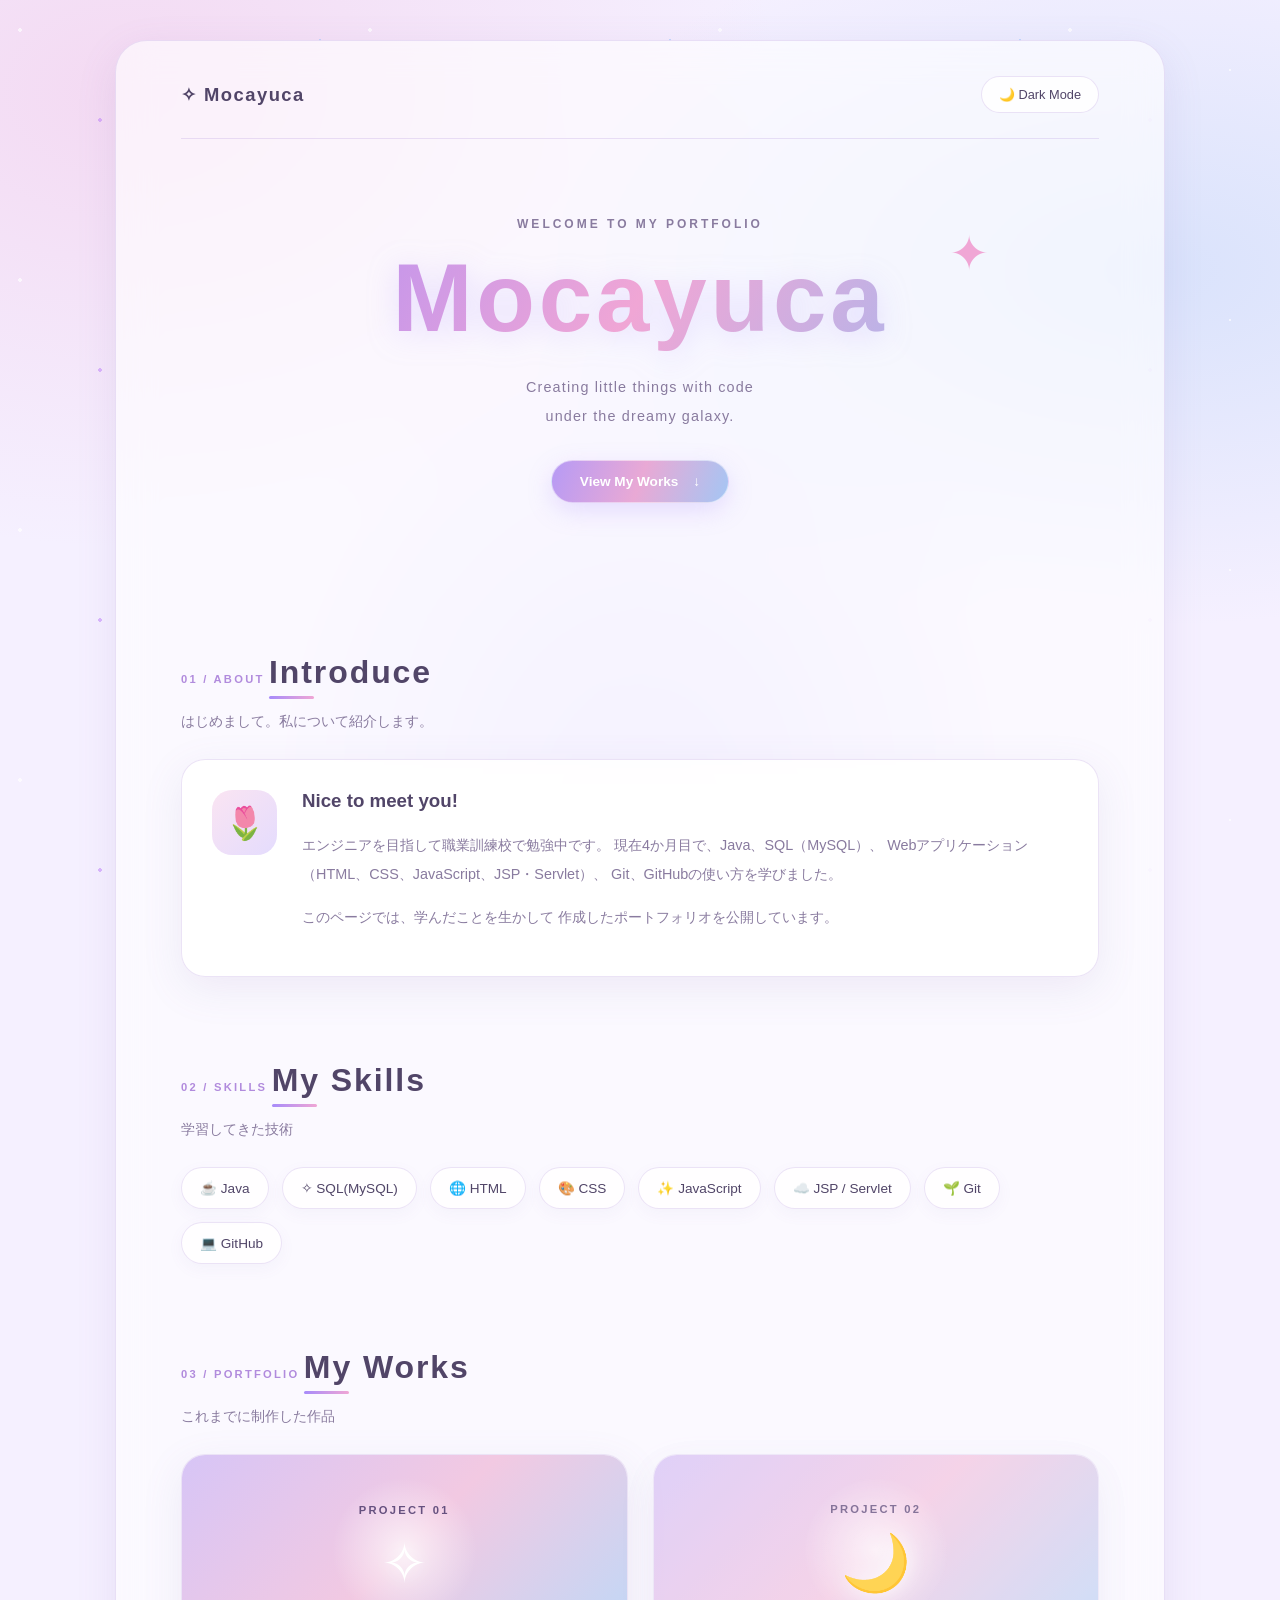
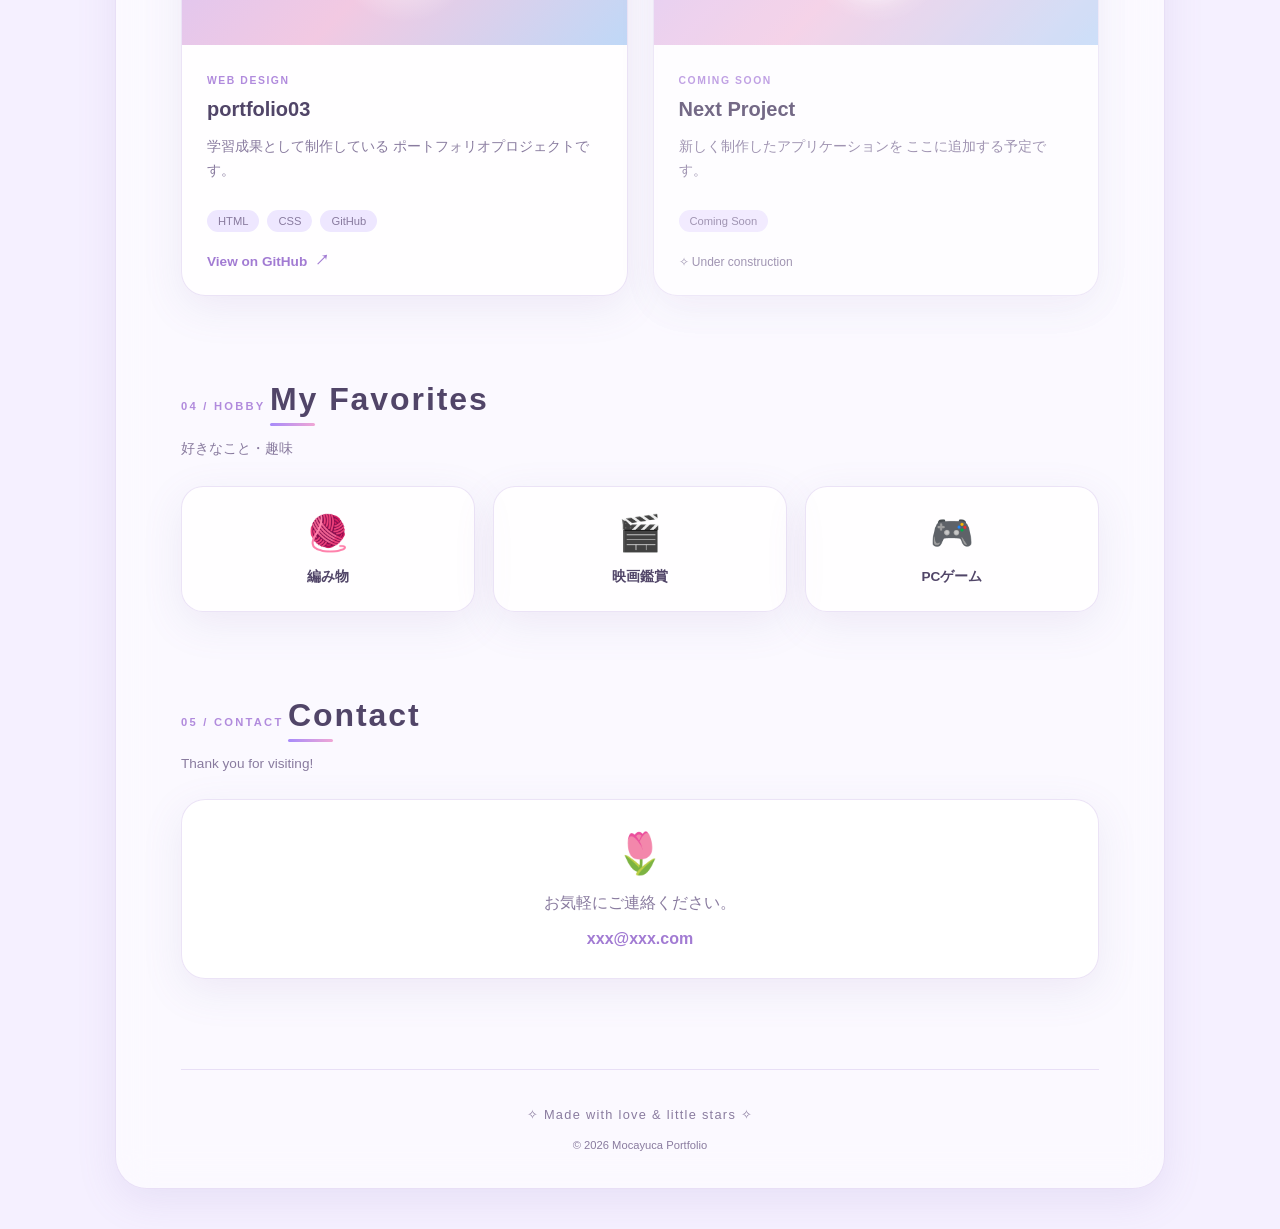
<file: index.html>
<!DOCTYPE html>
<html lang="ja">

<head>
	<meta charset="UTF-8">
	<meta name="viewport" content="width=device-width, initial-scale=1.0">

	<meta name="description" content="Mocayucaのポートフォリオサイトです。学習した技術や制作した作品を紹介しています。">

	<title>Mocayuca | Portfolio</title>

	<link rel="stylesheet" href="css/style.css">
	<script src="js/main.js" defer></script>
</head>

<body>

	<div class="page-shell">

		<!-- ヘッダー -->
		<header class="site-header">
			<a href="#" class="logo">✧ Mocayuca</a>

			<button id="themeToggle" class="theme-toggle" type="button" aria-pressed="false">
				🌙 Dark Mode
			</button>
		</header>

		<main>

			<!-- メインビジュアル -->
			<section class="hero">
				<p class="hero-label">WELCOME TO MY PORTFOLIO</p>

				<h1>Mocayuca</h1>

				<p class="hero-description">
					Creating little things with code<br>
					under the dreamy galaxy.
				</p>

				<a href="#portfolio" class="hero-button">
					View My Works <span>↓</span>
				</a>

				<div class="hero-decoration">✦</div>
			</section>

			<!-- 自己紹介 -->
			<section class="section reveal" id="about">
				<div class="section-heading">
					<span class="section-number">01 / ABOUT</span>
					<h2>Introduce</h2>
					<p>はじめまして。私について紹介します。</p>
				</div>

				<div class="glass-card profile-card">
					<div class="profile-icon">🌷</div>

					<div class="profile-text">
						<h3>Nice to meet you!</h3>

						<p>
							エンジニアを目指して職業訓練校で勉強中です。
							現在4か月目で、Java、SQL（MySQL）、
							Webアプリケーション（HTML、CSS、JavaScript、JSP・Servlet）、
							Git、GitHubの使い方を学びました。
						</p>

						<p>
							このページでは、学んだことを生かして
							作成したポートフォリオを公開しています。
						</p>
					</div>
				</div>
			</section>

			<!-- スキル -->
			<section class="section reveal" id="skills">
				<div class="section-heading">
					<span class="section-number">02 / SKILLS</span>
					<h2>My Skills</h2>
					<p>学習してきた技術</p>
				</div>

				<div class="skill-list">
					<span class="skill-tag">☕ Java</span>
					<span class="skill-tag">✧ SQL(MySQL)</span>
					<span class="skill-tag">🌐 HTML</span>
					<span class="skill-tag">🎨 CSS</span>
					<span class="skill-tag">✨ JavaScript</span>
					<span class="skill-tag">☁️ JSP / Servlet</span>
					<span class="skill-tag">🌱 Git</span>
					<span class="skill-tag">💻 GitHub</span>
				</div>
			</section>

			<!-- 作品 -->
			<section class="section reveal" id="portfolio">
				<div class="section-heading">
					<span class="section-number">03 / PORTFOLIO</span>
					<h2>My Works</h2>
					<p>これまでに制作した作品</p>
				</div>

				<div class="portfolio-grid">

					<!-- 作品1 -->
					<article class="portfolio-card">
						<div class="portfolio-image">
							<span class="project-number">PROJECT 01</span>
							<span class="project-symbol">✧</span>
						</div>

						<div class="portfolio-content">
							<span class="project-category">WEB DESIGN</span>

							<h3>portfolio03</h3>

							<p class="portfolio-description">
								学習成果として制作している
								ポートフォリオプロジェクトです。
							</p>

							<div class="portfolio-tags">
								<span>HTML</span>
								<span>CSS</span>
								<span>GitHub</span>
							</div>

							<a class="portfolio-link" href="aboutme.html" target="_blank"
								rel="noopener noreferrer">
								View on GitHub<span>↗</span>
							</a>
						</div>
					</article>

					<!-- 作品2 -->
					<article class="portfolio-card coming-card">
						<div class="portfolio-image">
							<span class="project-number">PROJECT 02</span>
							<span class="project-symbol">🌙</span>
						</div>

						<div class="portfolio-content">
							<span class="project-category">COMING SOON</span>

							<h3>Next Project</h3>

							<p class="portfolio-description">
								新しく制作したアプリケーションを
								ここに追加する予定です。
							</p>

							<div class="portfolio-tags">
								<span>Coming Soon</span>
							</div>

							<span class="coming-text">
								✧ Under construction
							</span>
						</div>
					</article>

				</div>
			</section>

			<!-- 趣味 -->
			<section class="section reveal" id="hobby">
				<div class="section-heading">
					<span class="section-number">04 / HOBBY</span>
					<h2>My Favorites</h2>
					<p>好きなこと・趣味</p>
				</div>

				<div class="hobby-grid">
					<div class="hobby-card">
						<span>🧶</span>
						<p>編み物</p>
					</div>

					<div class="hobby-card">
						<span>🎬</span>
						<p>映画鑑賞</p>
					</div>

					<div class="hobby-card">
						<span>🎮</span>
						<p>PCゲーム</p>
					</div>
				</div>
			</section>

			<!-- 連絡先 -->
			<section class="section reveal" id="contact">
				<div class="section-heading">
					<span class="section-number">05 / CONTACT</span>
					<h2>Contact</h2>
					<p>Thank you for visiting!</p>
				</div>

				<div class="glass-card contact-card">
					<span class="contact-flower">🌷</span>
					<p>お気軽にご連絡ください。</p>
					<a href="mailto:xxx@xxx.com">
						xxx@xxx.com
					</a>
				</div>
			</section>

		</main>

		<!-- フッター -->
		<footer class="site-footer">
			<p>✧ Made with love & little stars ✧</p>
			<small>© 2026 Mocayuca Portfolio</small>
		</footer>

	</div>

</body>

</html>
</file>
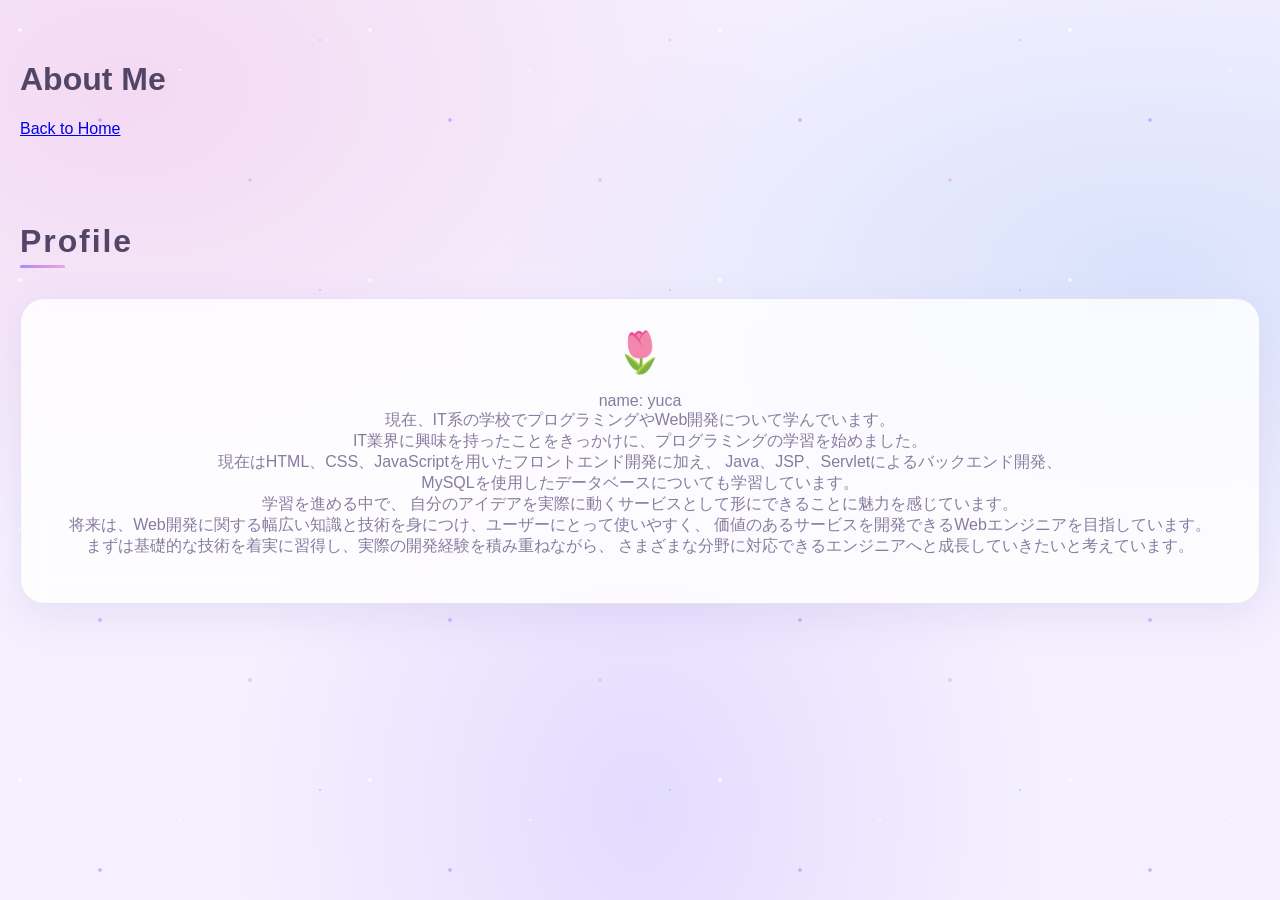
<file: aboutme.html>
<!DOCTYPE html>
<html lang="ja">

<head>
	<meta charset="UTF-8">
	<meta name="viewport" content="width=device-width, initial-scale=1.0">

	<meta name="description" content="Mocayucaのポートフォリオサイトです。学習した技術や制作した作品を紹介しています。">

	<title>Mocayuca | Portfolio</title>

	<link rel="stylesheet" href="css/style.css">
	<script src="js/main.js" defer></script>
</head>

<body>

	<header>
		<h1>About Me</h1>

		<nav aria-label="ページナビゲーション">
			<a href="index.html">Back to Home</a>
		</nav>
	</header>

	<main>

		<section class="section reveal" id="contact">

			<div class="section-heading">

				<h2>Profile</h2>

			</div>

			<div class="glass-card contact-card">

				<span class="contact-flower" aria-hidden="true">🌷</span>

				<p>
					name: yuca<br>

					現在、IT系の学校でプログラミングやWeb開発について学んでいます。<br>

					IT業界に興味を持ったことをきっかけに、プログラミングの学習を始めました。<br>
					現在はHTML、CSS、JavaScriptを用いたフロントエンド開発に加え、
					Java、JSP、Servletによるバックエンド開発、<br>
					MySQLを使用したデータベースについても学習しています。<br>

					学習を進める中で、
					自分のアイデアを実際に動くサービスとして形にできることに魅力を感じています。<br>

					将来は、Web開発に関する幅広い知識と技術を身につけ、ユーザーにとって使いやすく、
					価値のあるサービスを開発できるWebエンジニアを目指しています。<br>
					まずは基礎的な技術を着実に習得し、実際の開発経験を積み重ねながら、
					さまざまな分野に対応できるエンジニアへと成長していきたいと考えています。<br>
				</p>

				
				</a>

			</div>

		</section>

	</main>

</body>

</html>
</file>
<file: css/style.css>
/* =========================================
   DREAMY GALAXY
   Mocayuca Portfolio
========================================= */

/* ---------- カラーテーマ ---------- */

:root {
	color-scheme: light;

	--bg: #f5f0ff;
	--bg-secondary: #eee7ff;

	--surface: rgba(255, 255, 255, 0.62);
	--surface-strong: rgba(255, 255, 255, 0.82);

	--text: #514568;
	--text-light: #897b9f;

	--purple: #a78bfa;
	--pink: #f0a6d5;
	--blue: #a5c9f5;

	--border: rgba(174, 145, 220, 0.25);

	--shadow:
		0 12px 40px rgba(133, 104, 179, 0.12);
}

html.dark {
	color-scheme: dark;

	--bg: #171329;
	--bg-secondary: #211a3a;

	--surface: rgba(45, 35, 70, 0.65);
	--surface-strong: rgba(51, 40, 78, 0.88);

	--text: #eee7ff;
	--text-light: #b9a9d4;

	--purple: #c4a5ff;
	--pink: #f4a9dc;
	--blue: #a5c9ff;

	--border: rgba(196, 165, 255, 0.2);

	--shadow:
		0 12px 40px rgba(0, 0, 0, 0.25);
}

/* ---------- 基本設定 ---------- */

* {
	box-sizing: border-box;
}

html {
	min-height: 100%;
	scroll-behavior: smooth;
	scroll-padding-top: 30px;
}

body {
	min-height: 100vh;
	margin: 0;
	padding: 40px 20px;

	font-family:
		"Noto Sans JP",
		"Yu Gothic",
		"Meiryo",
		sans-serif;

	color: var(--text);

	background:
		radial-gradient(ellipse at 10% 10%,
			rgba(240, 166, 213, 0.3),
			transparent 40%),
		radial-gradient(ellipse at 90% 30%,
			rgba(165, 201, 245, 0.35),
			transparent 40%),
		radial-gradient(ellipse at 50% 90%,
			rgba(196, 181, 253, 0.35),
			transparent 45%),
		var(--bg);

	background-attachment: fixed;

	transition:
		background-color 0.4s ease,
		color 0.4s ease;

	overflow-x: hidden;
}

/* ---------- 星空 ---------- */

body::before {
	content: "";
	position: fixed;
	inset: 0;
	z-index: 0;
	pointer-events: none;

	background-image:
		radial-gradient(2px 2px at 20px 30px,
			rgba(255, 255, 255, 0.95) 98%,
			transparent),
		radial-gradient(2px 2px at 100px 120px,
			rgba(192, 132, 252, 0.75) 98%,
			transparent),
		radial-gradient(1px 1px at 180px 70px,
			rgba(255, 255, 255, 0.9) 98%,
			transparent),
		radial-gradient(2px 2px at 250px 180px,
			rgba(244, 169, 220, 0.8) 98%,
			transparent),
		radial-gradient(1px 1px at 320px 40px,
			rgba(165, 201, 255, 0.9) 98%,
			transparent);

	background-size: 350px 250px;
	opacity: 0.7;

	animation: twinkle 5s ease-in-out infinite alternate;
}

body::after {
	content: "";
	position: fixed;
	top: 15%;
	left: 85%;
	z-index: 0;

	width: 120px;
	height: 2px;

	pointer-events: none;

	background: linear-gradient(90deg,
			transparent,
			#ffffff,
			#d8b4fe,
			transparent);

	box-shadow: 0 0 15px #c084fc;

	opacity: 0;

	transform: rotate(-35deg);

	animation: shooting-star 9s ease-in-out infinite;
}

@keyframes twinkle {
	from {
		opacity: 0.3;
	}

	to {
		opacity: 0.9;
	}
}

@keyframes shooting-star {

	0%,
	72% {
		opacity: 0;
		transform: translate(0, 0) rotate(-35deg);
	}

	76% {
		opacity: 1;
	}

	88% {
		opacity: 0;
		transform: translate(-450px, 300px) rotate(-35deg);
	}

	100% {
		opacity: 0;
	}
}

/* ---------- メインコンテナ ---------- */

.page-shell {
	position: relative;
	z-index: 1;

	max-width: 1050px;
	margin: 0 auto;
	padding: 35px 65px;

	border: 1px solid var(--border);
	border-radius: 32px;

	background: var(--surface);

	backdrop-filter: blur(18px);
	-webkit-backdrop-filter: blur(18px);

	box-shadow: var(--shadow);
}

/* ---------- ヘッダー ---------- */

.site-header {
	display: flex;
	justify-content: space-between;
	align-items: center;

	padding-bottom: 25px;

	border-bottom: 1px solid var(--border);
}

.logo {
	color: var(--text);
	font-size: 1.15rem;
	font-weight: 700;
	letter-spacing: 0.08em;
	text-decoration: none;
}

.theme-toggle {
	padding: 10px 17px;

	border: 1px solid var(--border);
	border-radius: 30px;

	color: var(--text);
	background: var(--surface-strong);

	font-size: 0.8rem;
	cursor: pointer;

	transition: 0.3s;
}

.theme-toggle:hover {
	transform: translateY(-3px);
	box-shadow: var(--shadow);
}

/* ---------- ヒーロー ---------- */

.hero {
	position: relative;
	min-height: 430px;

	display: flex;
	flex-direction: column;
	align-items: center;
	justify-content: center;

	text-align: center;
	overflow: hidden;
}

.hero-label {
	margin-bottom: 12px;

	color: var(--text-light);

	font-size: 0.75rem;
	font-weight: 700;
	letter-spacing: 0.25em;
}

.hero h1 {
    margin: 0;
    width: 100%;
    max-width: 100%;
    padding: 0 12px;
    box-sizing: border-box;

    font-size: clamp(2.2rem, 9vw, 6rem);
    font-weight: 800;
    letter-spacing: 0.04em;

    color: transparent;
    background: linear-gradient(120deg,
        #a78bfa,
        #f0a6d5,
        #91bdf5);

    background-clip: text;
    -webkit-background-clip: text;

    filter:
        drop-shadow(0 5px 15px rgba(167, 139, 250, 0.25));

    overflow-wrap: anywhere;
}
.hero-description {
	margin: 20px 0 30px;

	color: var(--text-light);

	line-height: 2;
	letter-spacing: 0.08em;
	font-size: 0.9rem;
}

.hero-button {
	display: inline-flex;
	align-items: center;
	gap: 15px;

	padding: 13px 28px;

	border: 1px solid rgba(255, 255, 255, 0.5);
	border-radius: 40px;

	color: #fff;
	background: linear-gradient(110deg,
			#b69af5,
			#e9a9d5,
			#a4c6f4);

	font-size: 0.85rem;
	font-weight: 700;
	text-decoration: none;

	box-shadow: 0 8px 25px rgba(167, 139, 250, 0.25);

	transition: 0.3s;
}

.hero-button:hover {
	transform: translateY(-4px);
	box-shadow: 0 12px 30px rgba(167, 139, 250, 0.4);
}

.hero-decoration {
	position: absolute;
	top: 20%;
	right: 12%;

	color: var(--pink);
	font-size: 3rem;

	animation: float 4s ease-in-out infinite;
}

@keyframes float {

	0%,
	100% {
		transform: translateY(0);
	}

	50% {
		transform: translateY(-12px);
	}
}

/* ---------- セクション ---------- */

.section {
	margin-top: 75px;
}

.section-heading {
	margin-bottom: 28px;
}

.section-number {
	color: #b18bdd;

	font-size: 0.7rem;
	font-weight: 700;
	letter-spacing: 0.2em;
}

.section-heading h2 {
	position: relative;

	display: inline-block;

	margin: 10px 0;

	color: var(--text);

	font-size: 2rem;
	font-weight: 700;
	letter-spacing: 0.06em;
}

.section-heading h2::after {
	content: "";
	position: absolute;

	left: 0;
	bottom: -8px;

	width: 45px;
	height: 3px;

	border-radius: 10px;

	background: linear-gradient(90deg,
			var(--purple),
			var(--pink));
}

.section-heading>p {
	margin-top: 12px;

	color: var(--text-light);
	font-size: 0.85rem;
}

/* ---------- ガラスカード ---------- */

.glass-card {
	padding: 30px;

	border: 1px solid var(--border);
	border-radius: 24px;

	background: var(--surface-strong);

	box-shadow: var(--shadow);

	backdrop-filter: blur(12px);
	-webkit-backdrop-filter: blur(12px);
}

.profile-card {
	display: flex;
	align-items: flex-start;
	gap: 25px;
}

.profile-icon {
	flex-shrink: 0;

	width: 65px;
	height: 65px;

	display: grid;
	place-items: center;

	border-radius: 20px;

	background: linear-gradient(135deg,
			rgba(240, 166, 213, 0.3),
			rgba(167, 139, 250, 0.3));

	font-size: 2rem;
}

.profile-text h3 {
	margin-top: 0;
	color: var(--text);
}

.profile-text p {
	color: var(--text-light);
	font-size: 0.9rem;
	line-height: 2;
}

/* ---------- スキル ---------- */

.skill-list {
	display: flex;
	flex-wrap: wrap;
	gap: 13px;
}

.skill-tag {
	padding: 12px 18px;

	border: 1px solid var(--border);
	border-radius: 30px;

	color: var(--text);

	background: var(--surface-strong);

	font-size: 0.85rem;
	box-shadow: 0 5px 15px rgba(133, 104, 179, 0.06);

	transition: 0.3s;
}

.skill-tag:hover {
	transform: translateY(-4px);
	border-color: var(--purple);
}

/* ---------- ポートフォリオ ---------- */

.portfolio-grid {
	display: grid;

	grid-template-columns: repeat(2, minmax(0, 1fr));

	gap: 25px;
}

.portfolio-card {
	overflow: hidden;

	border: 1px solid var(--border);
	border-radius: 24px;

	background: var(--surface-strong);

	box-shadow: var(--shadow);

	transition:
		transform 0.35s ease,
		box-shadow 0.35s ease,
		border-color 0.35s ease;
}

.portfolio-card:hover {
	transform: translateY(-8px);

	border-color: var(--purple);

	box-shadow:
		0 18px 40px rgba(167, 139, 250, 0.2);
}

.portfolio-image {
	position: relative;

	min-height: 190px;

	display: flex;
	flex-direction: column;
	align-items: center;
	justify-content: center;
	gap: 15px;

	overflow: hidden;

	background:
		radial-gradient(circle at 50% 50%,
			rgba(255, 255, 255, 0.7),
			transparent 30%),
		linear-gradient(135deg,
			#d7c5f6,
			#f2c9e2,
			#bfd8f7);
}

html.dark .portfolio-image {
	background:
		radial-gradient(circle at 50% 50%,
			rgba(255, 255, 255, 0.18),
			transparent 30%),
		linear-gradient(135deg,
			#514078,
			#754c78,
			#344c78);
}

.project-number {
	color: #66517f;

	font-size: 0.7rem;
	font-weight: 700;
	letter-spacing: 0.2em;
}

html.dark .project-number {
	color: #f0dcff;
}

.project-symbol {
	color: #fff;

	font-size: 3.5rem;

	text-shadow: 0 0 20px rgba(255, 255, 255, 0.9);
}

.portfolio-content {
	padding: 25px;
}

.project-category {
	color: #b18bdd;

	font-size: 0.65rem;
	font-weight: 700;
	letter-spacing: 0.15em;
}

.portfolio-content h3 {
	margin: 10px 0;

	color: var(--text);
	font-size: 1.25rem;
}

.portfolio-description {
	min-height: 55px;

	color: var(--text-light);

	font-size: 0.85rem;
	line-height: 1.8;
}

.portfolio-tags {
	display: flex;
	flex-wrap: wrap;
	gap: 8px;

	margin: 20px 0;
}

.portfolio-tags span {
	padding: 5px 11px;

	border-radius: 20px;

	color: var(--text-light);
	background: var(--bg-secondary);

	font-size: 0.7rem;
}

.portfolio-link {
	display: inline-flex;
	align-items: center;
	gap: 8px;

	color: #a27bd3;

	font-size: 0.85rem;
	font-weight: 700;
	text-decoration: none;

	transition: 0.3s;
}

.portfolio-link:hover {
	color: #df91c6;
	gap: 13px;
}

.coming-card {
	opacity: 0.8;
}

.coming-text {
	color: var(--text-light);
	font-size: 0.75rem;
}

/* ---------- 趣味 ---------- */

.hobby-grid {
	display: grid;
	grid-template-columns: repeat(3, 1fr);
	gap: 18px;
}

.hobby-card {
	padding: 25px 15px;

	border: 1px solid var(--border);
	border-radius: 22px;

	text-align: center;

	background: var(--surface-strong);

	box-shadow: var(--shadow);

	transition: 0.3s;
}

.hobby-card:hover {
	transform: translateY(-6px) rotate(-1deg);
}

.hobby-card span {
	font-size: 2.2rem;
}

.hobby-card p {
	margin-bottom: 0;

	color: var(--text);
	font-size: 0.85rem;
	font-weight: 600;
}

/* ---------- お問い合わせ ---------- */

.contact-card {
	text-align: center;
}

.contact-flower {
	font-size: 2.5rem;
}

.contact-card p {
	color: var(--text-light);
}

.contact-card a {
	color: #a27bd3;

	font-weight: 700;
	text-decoration: none;
}

/* ---------- フッター ---------- */

.site-footer {
	margin-top: 90px;
	padding-top: 25px;

	border-top: 1px solid var(--border);

	text-align: center;
}

.site-footer p {
	color: var(--text-light);
	font-size: 0.8rem;
	letter-spacing: 0.1em;
}

.site-footer small {
	color: var(--text-light);
	font-size: 0.7rem;
}

/* ---------- スクロール表示 ---------- */

.js-enabled .reveal {
	opacity: 0;
	transform: translateY(25px);

	transition:
		opacity 0.8s ease,
		transform 0.8s ease;
}

.js-enabled .reveal.is-visible {
	opacity: 1;
	transform: translateY(0);
}

/* ---------- レスポンシブ ---------- */

@media (max-width: 700px) {

	body {
		padding: 15px 10px;
	}

	.page-shell {
		padding: 25px 20px;
		border-radius: 24px;
	}

	.hero {
		min-height: 350px;
	}

	.hero h1 {
		font-size: 3.5rem;
	}

	.hero-decoration {
		right: 5%;
		font-size: 2rem;
	}

	.section {
		margin-top: 55px;
	}

	.section-heading h2 {
		font-size: 1.7rem;
	}

	.profile-card {
		flex-direction: column;
	}

	.portfolio-grid {
		grid-template-columns: 1fr;
	}

	.hobby-grid {
		gap: 10px;
	}

	.hobby-card {
		padding: 20px 8px;
	}

	.hobby-card span {
		font-size: 1.8rem;
	}
}

@media (max-width: 400px) {

	.site-header {
		gap: 10px;
	}

	.logo {
		font-size: 0.95rem;
	}

	.theme-toggle {
		padding: 8px 12px;
		font-size: 0.7rem;
	}

	.hero h1 {
		font-size: 2.8rem;
	}

	.hobby-grid {
		grid-template-columns: 1fr;
	}
}

/* ---------- 動きを控える設定 ---------- */

@media (prefers-reduced-motion: reduce) {

	*,
	*::before,
	*::after {
		scroll-behavior: auto !important;
		animation-duration: 0.01ms !important;
		animation-iteration-count: 1 !important;
		transition-duration: 0.01ms !important;
	}

	.js-enabled .reveal {
		opacity: 1;
		transform: none;
	}
}
</file>
